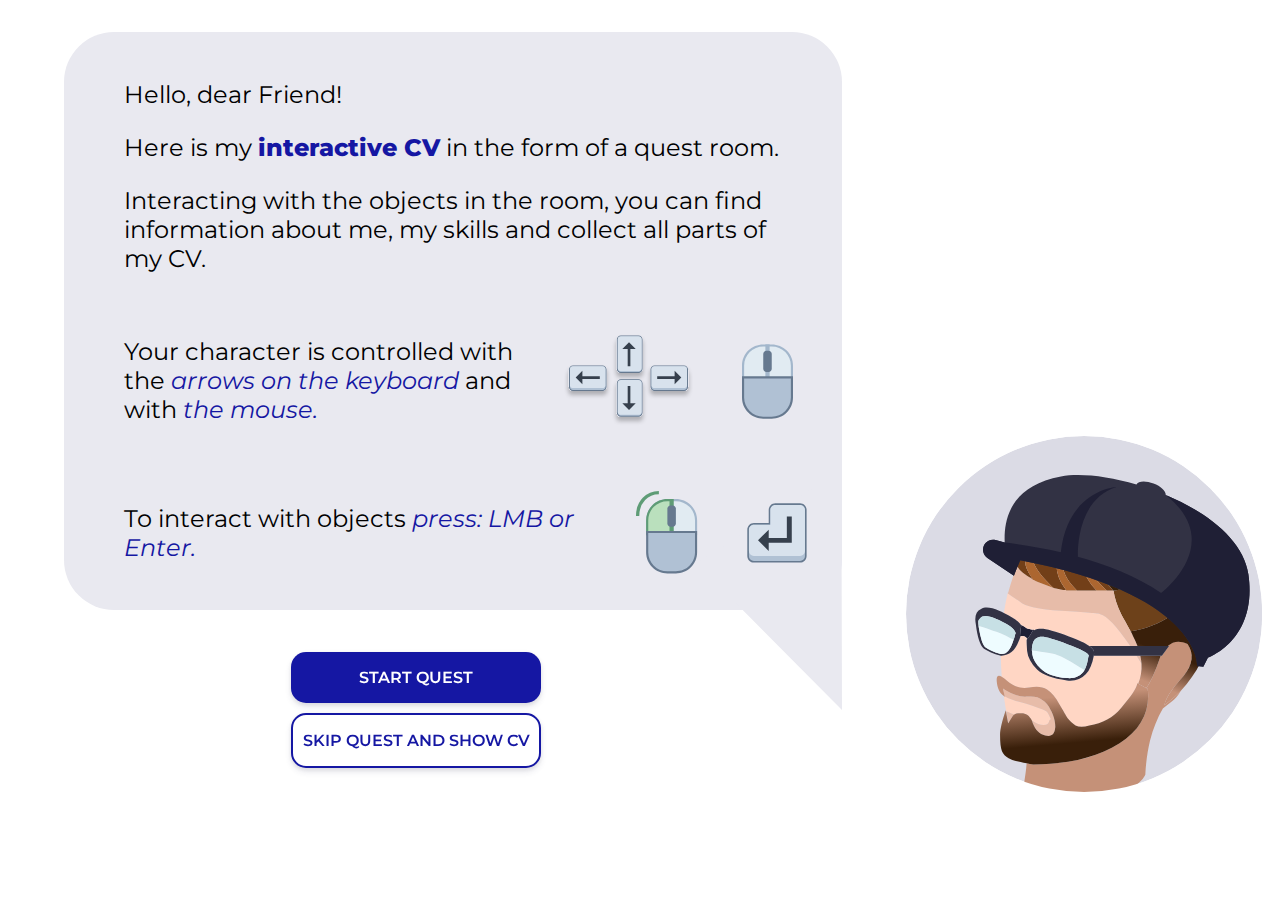
<file: index.html>
<!DOCTYPE html>
<html lang="en">
<head>
  <meta charset="UTF-8">
  <meta http-equiv="X-UA-Compatible" content="IE=edge">
  <meta name="viewport" content="width=device-width, initial-scale=1.0">
  <title>interactive CV of Eugene Baichuk</title>
  <link rel="stylesheet" href="pages/start-page/start-page.css">
  <link rel="stylesheet" href="pages/main-page/main-page.css">
  <link rel="stylesheet" href="pages/cv-page/cv-page.css">
  <link href="favicon/logo.svg" rel="shortcut icon" type="image/x-icon">
  <script src="https://ajax.googleapis.com/ajax/libs/jquery/3.4.1/jquery.min.js"></script>
  <script src="JS/start-page.js" defer type="module"></script>
  <script src="JS/cv-page.js" defer type="module"></script>
  <script src="JS/main-page.js" defer type="module"></script>
  <script src="JS/app.js" defer type="module"></script>
</head>
<body>
  <div id="start-wrapper">
  </div>
</body>
</html>
</file>
<file: pages/start-page/start-page.css>
@import url('https://fonts.googleapis.com/css2?family=Montserrat&display=swap');

* {
  box-sizing: border-box;
  margin: 0;
  padding: 0;
  font-size: 100%;
  font-family: "Montserrat", sans-serif;
}

.start-page {
  position: relative;
  display: flex;
  justify-content: space-around;
  height: 100%;
  width: 100%;
}

.start-page__person {
  align-self: flex-end;
  position: relative;
  top: 150px;
  width: 400px;
}

.start-page-btns {
  width: 65%;
}

.start-page__item {
  position: relative;
  width: 65%;
  margin: 2rem 4rem;
  background: #E9E9F0;
  border-radius: 50px;
  z-index: 2;
}

.button {
  padding: 1rem .5rem;
  margin: 0;
  width: 250px;
  border: none;
  border-radius: 15px;
  box-shadow:
    0 0.25em 0.4em rgba(50, 50, 93, .11),
    0 0.1em 0.25em rgba(0, 0, 0, .08);
  background: #1517A3;
  color: white;
  font-size: 1rem;
  font-weight: 600;
  text-align: center;
  text-transform: uppercase;
  text-decoration: none;
  white-space: nowrap;
  transform: translateY(0);
  will-change: transform;
  transition: transform 0.2s .15s ease;
  cursor: pointer;
}

.button__type_cv-page {
  display: block;
  margin: 10px auto;
  width: 250px;
  z-index: 20;
}

.button__type_skip-btn {
  background: white;
  border: 2px solid #1517A3;
  color: #1517A3;
}

.button:hover {
  box-shadow:
      0 0.8em 1.8em -0.3em rgba(50, 50, 93, .25),
      0 0.5em 1em -0.5em rgba(0, 0, 0, 0.3);
}

.button:active {
  box-shadow: initial;
  transform: translateY(0.15em);
}

.start-page__text-block {
  padding: .5rem 0;
  min-height: 25rem;
}

.start-page__text {
  margin: 1.5rem 3.75rem;
  font-size: 1.5rem;
}

.start-page__text_type_header {
  margin-top: 2.5rem;
}

.start-page__text_pos_changed {
  width: 60%;
  margin: 2.5rem 1.5rem 2.5rem 3.75rem;
}

.start-page__italic-text {
  color: #1517A3;
  font-style: italic;
}

.start-page__bold-text {
  color: #1517A3;
  font-weight: 800;
}

.start-page__text-pos {
  position: relative;
  display: flex;
}

.start-page__sprites {
  margin: 0 2rem 0 0;
}

.start-page__sprites_type_left-btn {
  margin-left: 20px;
}

.start-page__corner {
  position: absolute;
  right: 0;
  bottom: -100px;
  z-index: -1;
}

@media (max-width: 1240px) {
  .start-page__text {
    font-size: 1.25rem;
  }

  .start-page__person {
    width: 300px;
  }
}

@media (max-width: 955px) {
  .start-page__text {
    margin: 2rem;
    font-size: 1.25rem;
  }

  .start-page-btns {
    width: 100%;
  }

  .button__type_cv-page {
    padding: 1rem .5rem;
    font-size: .75rem;
    width: 200px;
    position: relative;
    bottom: 220px;
  }

  .start-page__sprites {
    display: none;
  }

  .start-page__text_pos_changed {
    width: 100%;
  }

  .start-page {
    flex-direction: column;
    align-items: center;
  }

  .start-page__person {
    top: 150px;
    width: 250px;
  }

  .start-page__item{
    width: 90%;
    margin: 1rem 0 0 0;
  }
} 

@media (max-width: 450px) {
  .button__type_cv-page {
    padding: .75rem .25rem;
    bottom: 170px;
  }

  .start-page-btns {
    width: 80%;
  }

  .start-page__text {
    margin: 1rem;
    font-size: 1rem;
  }

  .start-page__text-block {
    min-height: fit-content;
  }

  .start-page__person {
    width: 200px;
  }
}
</file>
<file: pages/main-page/main-page.css>
.main-container {  
  display: flex;
  justify-content: space-between;
  height: 100vh;
}

.room {
  width: 95%;
  height: 95%;
  margin: auto;
  display: flex;
  align-items: center;
}

.audio {
  display: none;
}

.room__bg {
  position: absolute;
  top: 0;
  left: 0;
  width: 100%;
  height: 100%;
  background: rgba(0,46,136,0);
  transition: background 1s ease-out;
}

.room__position{
  position: relative;
  width: 890px;
  margin: auto;
}

.person {
  position: relative;
  display: flex;
  flex-direction: column;
  justify-content: space-between;
  width: 50vw;
  height: 100%;
  background-color: #F6F6F6;
  z-index: 2;
}

.room__bg-img {
  position: absolute;
  transition: transform 1s ease-out;
  left: 0;
  top: 0;
}

.room__popup {
  transform: translateX(-100%);
}

.room__close-btn {
  position: absolute;
  right: 2rem;
  top: 3.5rem;
  z-index: 60;
  cursor: pointer;
  opacity: 0;
  transition: opacity 1s ease-out;
}

.pc-close-btn {
  top: 3%;
  right: 3%;
  width: 4rem;
  z-index: 200;
  opacity: 100%;
}

.room__close-btn-active {
  opacity: 100%;
}

.room__img {
  position: absolute;
  transition: transform .3s;
}

.room__spilledCoffee {
  position: absolute;
  opacity: 0;
  transition: opacity .5s;
}

.room__img_id_coffee {
  transition: opacity .5s;
}

.room__img_type_active:hover {
  transform: scale(1.15);
  cursor: pointer;
}

.room__img_type_coffee {
  opacity: 100%;
  cursor: pointer;
}

.room__img_type_js-active {
  transform: scale(1.15);
}

.room__img_type_front {
  z-index: 2;
}

.person__img {
  align-self: flex-end;
  position: relative;
  bottom: 20px;
  right: 20px;
}

.person__text {
  width: 80%;
  max-height: 60%;
  margin: 40px auto;
  font-family: "Montserrat", sans-serif;
  font-size: 1.5rem;
  line-height: 150%;
  color: #333333;
  overflow-y: auto;
}

.person__span {
  font-weight: bold;
  color: #1517A3;
}

.final {
  position: absolute;
  top: 0;
  left: 0;
  width: 100%;
  height: 100%;
  background: rgba(0,46,136,0.5);
  z-index: 100;
}

.final__popup {
  position: absolute;
  background: white;
  width: 50%;
  top: 50%;
  left: 50%;
  transform: translate(-50%, -50%);
}

.final__text {
  font-family: "Montserrat", sans-serif;
  font-size: 1.5rem;
  line-height: 150%;
  color: #333333;
  overflow-y: auto;
  margin: 2rem 5rem;
}

.button__type_final {
  display: block;
  margin: 2rem auto;
  font-size: 1rem;
}

.pcScreen {
  background: white;
  margin: 4rem auto;
  width: 80%;
  height: 90vh;
  border: 2px solid gray;
  opacity: 0;
  transition: opacity 2s;
}

.pcScreen__inner {
  position: absolute;
  top: 0;
  left: 0;
  right: 0;
  bottom:0;
  height: 30vw;
  width: 30vw;
  margin: auto;
  border: 2px solid gray;
}

.start {
  box-shadow: 0 0 20px rgba(59, 59, 59, 0.3) inset;
  transition: box-shadow .5s;
}

.end {
  box-shadow: none;
  transition: box-shadow .5s;
}

.alarm {
  border: 2px solid rgb(243, 9, 9);
  box-shadow: 0 0 40px rgba(243, 9, 9, 0.5) inset;
  transition: border .5s box-shadow .5s;
}

.pcScreen__img {
  width: 10vw;
  height: 10vw;
  object-fit: cover;
}

.pcScreen__winner {
  opacity: 0;
  margin-top: 2rem;
  text-align: center;
  font-size: 2rem;
  transition: 2s opacity;
}

.pcScreen__text {
  margin-top: 2rem;
  text-align: center;
  font-size: 2rem;
  transition: 1s opacity;
}

.pcScreen__winner_type_active {
  opacity: 1;
}

.drinks-container {
  z-index: 250;
  height: 700px;
  background-color: white;
  margin: 4em auto;
  width: 80%;
  font-family: "Open Sans", serif;
  font-size: 1em;
  opacity: 0;
  transition: 1s opacity;
}

.manage-drinks > * {
  display: block;
}

.manage-drinks .drink-info {
  margin: 0.5em auto;
  width: 95%;
  max-width: 320px;
  color: black;
}

.manage-drinks__input {
  margin: 0.5em auto;
  padding: 0.5em 1em;
  width: 95%;
  max-width: 320px;
  border: 1px solid slategrey;
  color: white;
  background: darkslategray;
  cursor: pointer;
  font-size: 1rem;
}

.manage-drinks__input:hover {
  color: #eee;
}

@media (max-width: 1150px) {
  .pcScreen,
  .drinks-container {
    height: 650px;
  }

  .room {
    height: 65%;
  }

  .main-container {
    flex-direction: column;
  }

  .person {
    width: 100%;
    height: 30%;
    flex-direction: row;
  }

  .person__img {
    width: 150px;
    bottom: 50%;
    right: 20px;
    transform: translateY(50%);
  }

  .person__text {
    margin: 20px;
    width: 65%;
    font-size: .9rem;
  }

  .final__text {
    font-size: 1rem;
    margin: 2rem;
  }
}

@media (max-width: 720px) {
  .pcScreen,
  .drinks-container {
    height: 600px;
  }

  .manage-drinks {
    margin-top: 5rem;
  }

  .pc-close-btn {
    width: 3rem;
  }

  .final__text {
    font-size: 0.8rem;
    margin: 1rem;
  }

  .button__type_final {
    display: block;
    margin: 1rem auto;
    font-size: 0.6rem;
    width: 150px;
    padding: 0.75rem 0;
  }
}

@media (max-width: 470px) {
  .pcScreen,
  .drinks-container {
    height: 500px;
  }

  .pcScreen {
    min-height: 600px;
  }

  .drinks-container {
    height: 600px;
  }

  .person__text {
    max-height: 70%;
    width: 60%;
    font-size: .8rem;
  }

  .final__text {
    font-size: 0.6rem;
  }

  .button__type_final {
    width: 110px;
    padding: 0.75rem 0;
  }
}
</file>
<file: pages/cv-page/cv-page.css>
.cv {
  display: block;
  width: 80%;
  margin: 1rem auto;
  box-shadow: 5px 10px 29px rgba(0, 0, 0, 0.08);
} 

.button__type_cv {
  display: block;
  padding: 1rem;
  width: 200px;
  margin: 2rem auto;
}

.a {
  fill: yellow;
}

.cvGithubHover {
  background: red;
}
</file>
